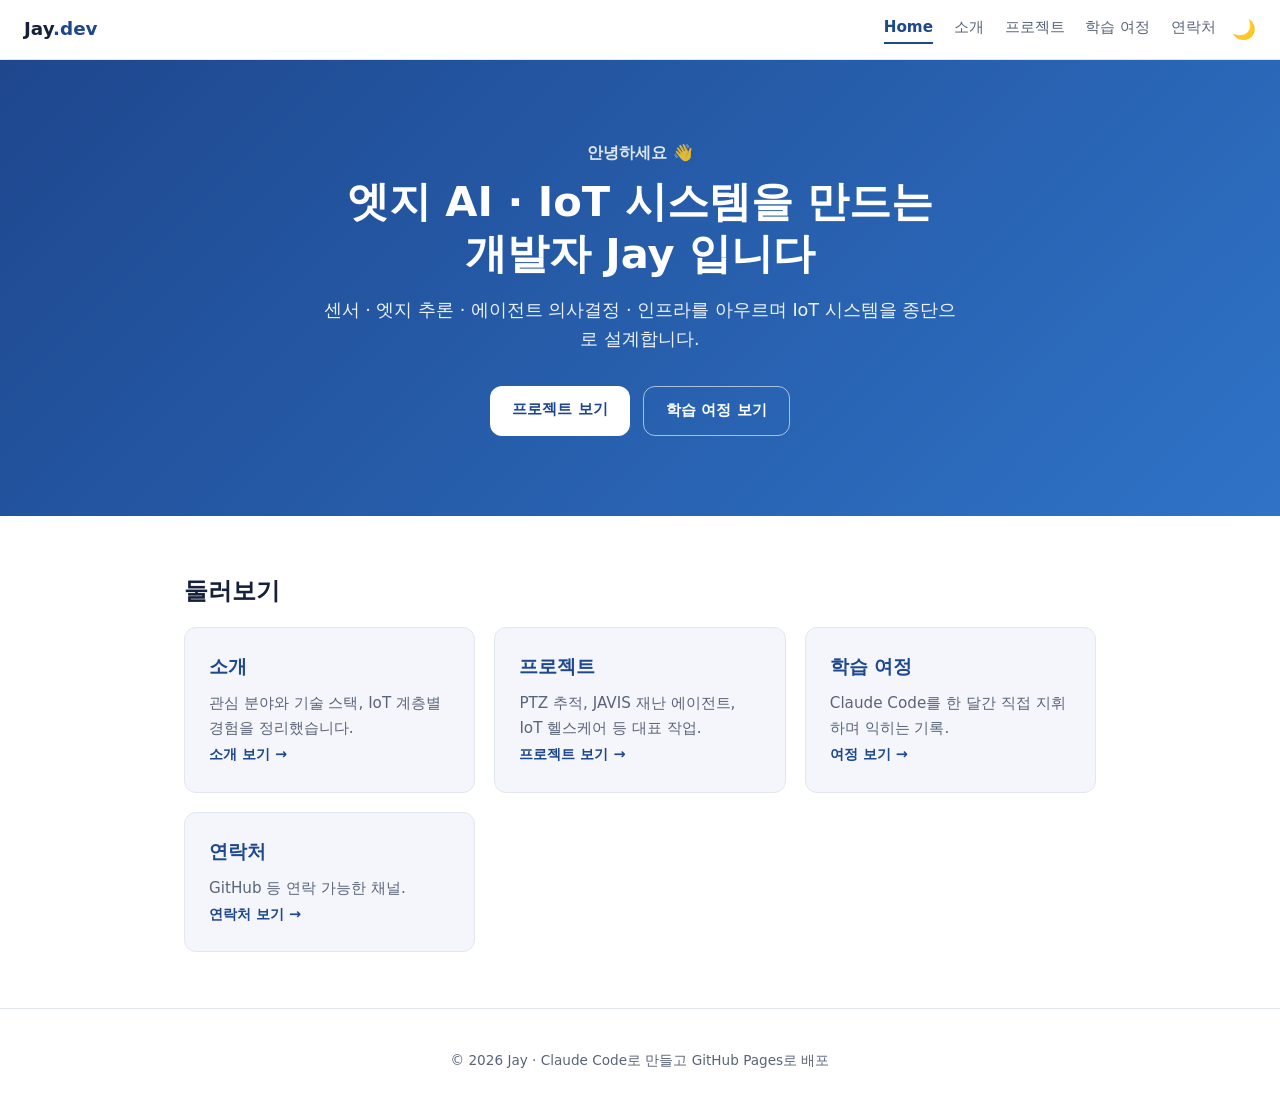
<file: docs/index.html>
<!DOCTYPE html>
<html lang="ko">
<head>
  <meta charset="UTF-8" />
  <meta name="viewport" content="width=device-width, initial-scale=1.0" />
  <title>Jay · 포트폴리오</title>
  <meta name="description" content="엣지 AI·IoT 시스템 프로젝트와 Claude Code 학습 기록을 모은 포트폴리오." />
  <link rel="stylesheet" href="style.css" />
</head>
<body>
  <header class="nav">
    <a href="index.html" class="nav__logo">Jay<span>.dev</span></a>
    <nav class="nav__links">
      <a href="index.html" class="active">Home</a>
      <a href="about.html">소개</a>
      <a href="projects.html">프로젝트</a>
      <a href="journey.html">학습 여정</a>
      <a href="contact.html">연락처</a>
    </nav>
    <button id="themeToggle" class="nav__theme" aria-label="다크모드 전환">🌙</button>
  </header>

  <!-- ===== 홈 히어로 배너 ===== -->
  <section class="banner">
    <p class="banner__hi">안녕하세요 👋</p>
    <h1 class="banner__title">엣지 AI · IoT 시스템을 만드는<br />개발자 Jay 입니다</h1>
    <p class="banner__sub">센서 · 엣지 추론 · 에이전트 의사결정 · 인프라를 아우르며 IoT 시스템을 종단으로 설계합니다.</p>
    <div class="banner__cta">
      <a href="projects.html" class="btn btn--primary">프로젝트 보기</a>
      <a href="journey.html" class="btn btn--ghost">학습 여정 보기</a>
    </div>
  </section>

  <main>
    <!-- ===== 카테고리 바로가기 ===== -->
    <section class="section">
      <h2 class="section__title">둘러보기</h2>
      <div class="highlights">
        <div class="hl">
          <h3>소개</h3>
          <p>관심 분야와 기술 스택, IoT 계층별 경험을 정리했습니다.</p>
          <a href="about.html">소개 보기 →</a>
        </div>
        <div class="hl">
          <h3>프로젝트</h3>
          <p>PTZ 추적, JAVIS 재난 에이전트, IoT 헬스케어 등 대표 작업.</p>
          <a href="projects.html">프로젝트 보기 →</a>
        </div>
        <div class="hl">
          <h3>학습 여정</h3>
          <p>Claude Code를 한 달간 직접 지휘하며 익히는 기록.</p>
          <a href="journey.html">여정 보기 →</a>
        </div>
        <div class="hl">
          <h3>연락처</h3>
          <p>GitHub 등 연락 가능한 채널.</p>
          <a href="contact.html">연락처 보기 →</a>
        </div>
      </div>
    </section>
  </main>

  <footer class="footer">
    <p>© <span id="year"></span> Jay · Claude Code로 만들고 GitHub Pages로 배포</p>
  </footer>

  <script src="script.js"></script>
</body>
</html>
</file>
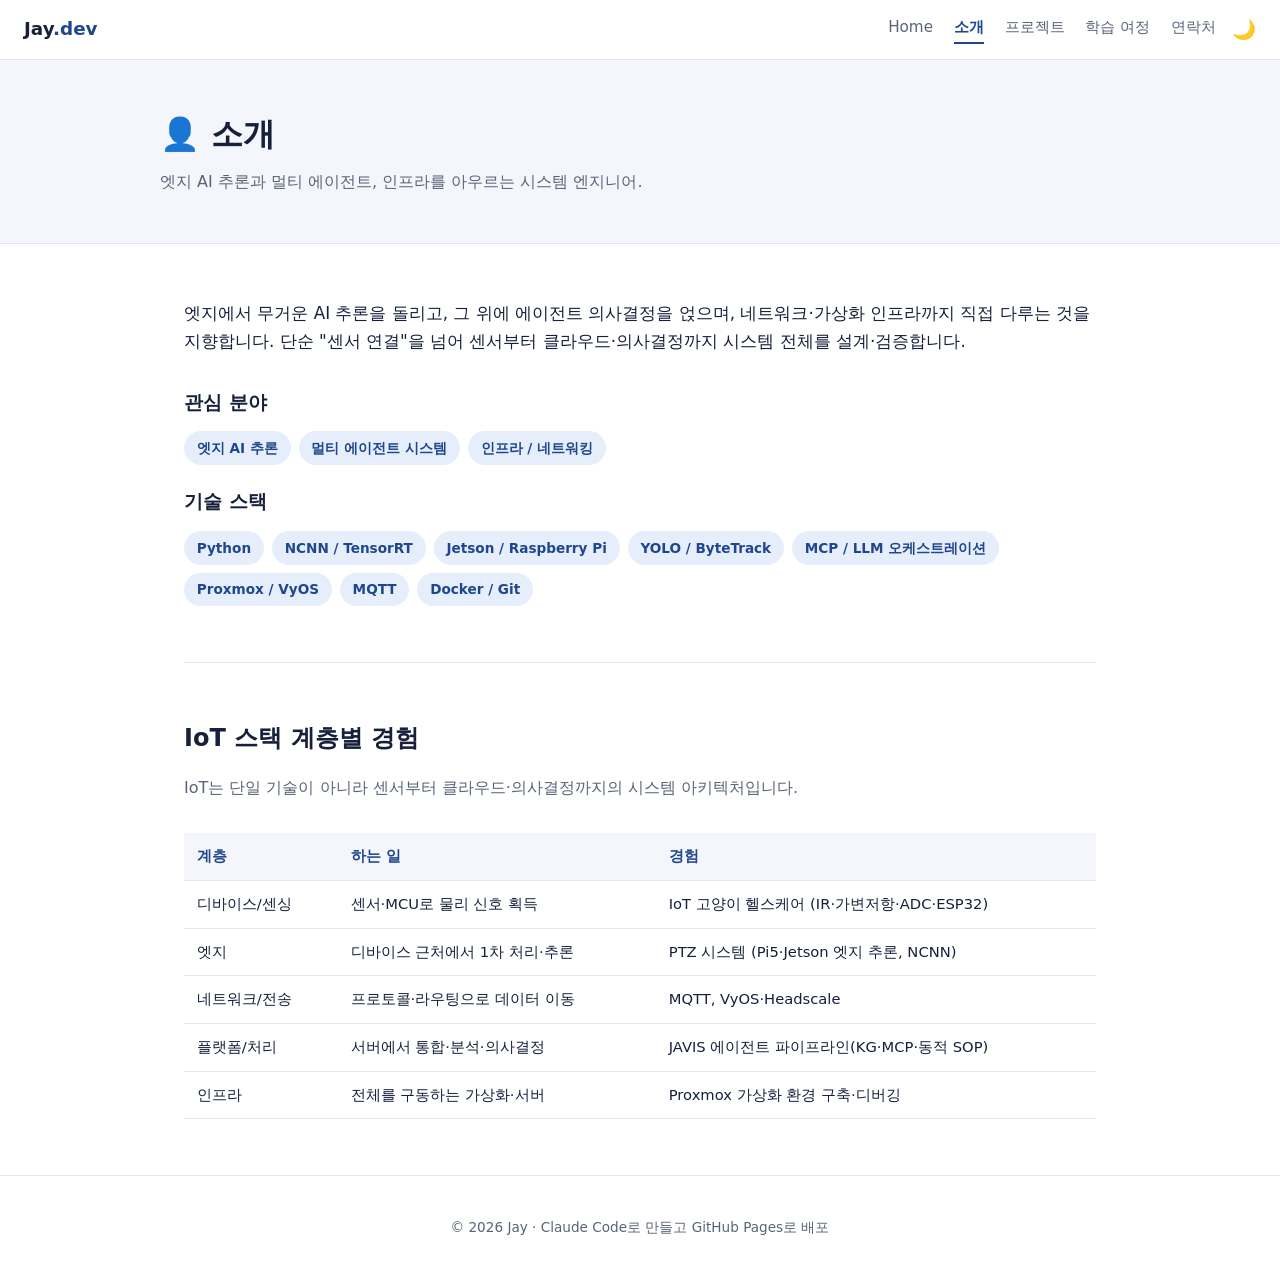
<file: docs/about.html>
<!DOCTYPE html>
<html lang="ko">
<head>
  <meta charset="UTF-8" />
  <meta name="viewport" content="width=device-width, initial-scale=1.0" />
  <title>소개 · Jay</title>
  <link rel="stylesheet" href="style.css" />
</head>
<body>
  <header class="nav">
    <a href="index.html" class="nav__logo">Jay<span>.dev</span></a>
    <nav class="nav__links">
      <a href="index.html">Home</a>
      <a href="about.html" class="active">소개</a>
      <a href="projects.html">프로젝트</a>
      <a href="journey.html">학습 여정</a>
      <a href="contact.html">연락처</a>
    </nav>
    <button id="themeToggle" class="nav__theme" aria-label="다크모드 전환">🌙</button>
  </header>

  <div class="page-hero">
    <div class="page-hero__inner">
      <h1>👤 소개</h1>
      <p>엣지 AI 추론과 멀티 에이전트, 인프라를 아우르는 시스템 엔지니어.</p>
    </div>
  </div>

  <main>
    <section class="section">
      <p class="about__bio">
        엣지에서 무거운 AI 추론을 돌리고, 그 위에 에이전트 의사결정을 얹으며,
        네트워크·가상화 인프라까지 직접 다루는 것을 지향합니다.
        단순 "센서 연결"을 넘어 센서부터 클라우드·의사결정까지 시스템 전체를 설계·검증합니다.
      </p>
      <div class="about__skills">
        <h3>관심 분야</h3>
        <ul class="tags">
          <li>엣지 AI 추론</li>
          <li>멀티 에이전트 시스템</li>
          <li>인프라 / 네트워킹</li>
        </ul>
        <h3 style="margin-top:1.4rem">기술 스택</h3>
        <ul class="tags">
          <li>Python</li>
          <li>NCNN / TensorRT</li>
          <li>Jetson / Raspberry Pi</li>
          <li>YOLO / ByteTrack</li>
          <li>MCP / LLM 오케스트레이션</li>
          <li>Proxmox / VyOS</li>
          <li>MQTT</li>
          <li>Docker / Git</li>
        </ul>
      </div>
    </section>

    <section class="section">
      <h2 class="section__title">IoT 스택 계층별 경험</h2>
      <p class="section__lead">IoT는 단일 기술이 아니라 센서부터 클라우드·의사결정까지의 시스템 아키텍처입니다.</p>
      <table class="layer-table">
        <thead>
          <tr><th>계층</th><th>하는 일</th><th>경험</th></tr>
        </thead>
        <tbody>
          <tr><td>디바이스/센싱</td><td>센서·MCU로 물리 신호 획득</td><td>IoT 고양이 헬스케어 (IR·가변저항·ADC·ESP32)</td></tr>
          <tr><td>엣지</td><td>디바이스 근처에서 1차 처리·추론</td><td>PTZ 시스템 (Pi5·Jetson 엣지 추론, NCNN)</td></tr>
          <tr><td>네트워크/전송</td><td>프로토콜·라우팅으로 데이터 이동</td><td>MQTT, VyOS·Headscale</td></tr>
          <tr><td>플랫폼/처리</td><td>서버에서 통합·분석·의사결정</td><td>JAVIS 에이전트 파이프라인(KG·MCP·동적 SOP)</td></tr>
          <tr><td>인프라</td><td>전체를 구동하는 가상화·서버</td><td>Proxmox 가상화 환경 구축·디버깅</td></tr>
        </tbody>
      </table>
    </section>
  </main>

  <footer class="footer">
    <p>© <span id="year"></span> Jay · Claude Code로 만들고 GitHub Pages로 배포</p>
  </footer>

  <script src="script.js"></script>
</body>
</html>
</file>
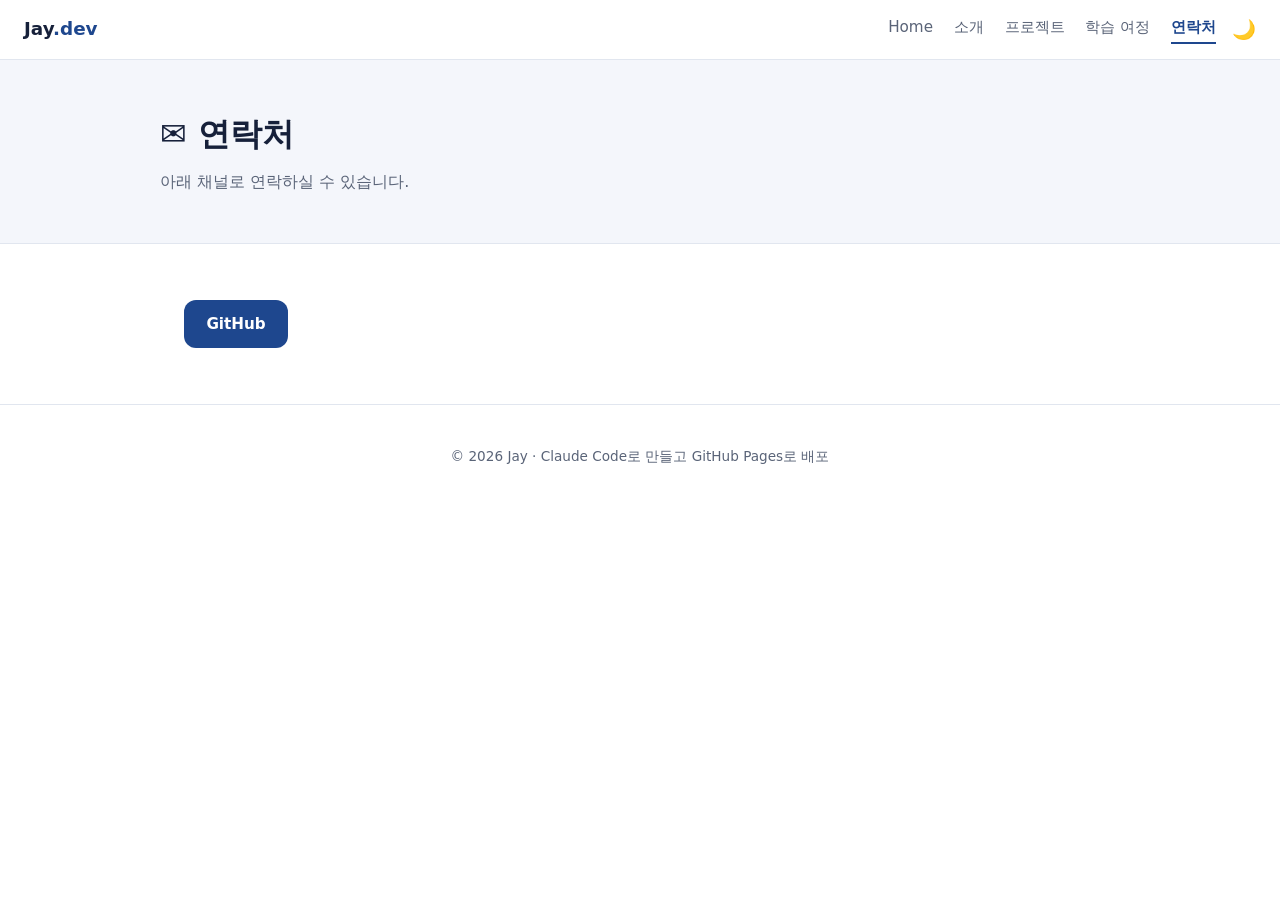
<file: docs/contact.html>
<!DOCTYPE html>
<html lang="ko">
<head>
  <meta charset="UTF-8" />
  <meta name="viewport" content="width=device-width, initial-scale=1.0" />
  <title>연락처 · Jay</title>
  <link rel="stylesheet" href="style.css" />
</head>
<body>
  <header class="nav">
    <a href="index.html" class="nav__logo">Jay<span>.dev</span></a>
    <nav class="nav__links">
      <a href="index.html">Home</a>
      <a href="about.html">소개</a>
      <a href="projects.html">프로젝트</a>
      <a href="journey.html">학습 여정</a>
      <a href="contact.html" class="active">연락처</a>
    </nav>
    <button id="themeToggle" class="nav__theme" aria-label="다크모드 전환">🌙</button>
  </header>

  <div class="page-hero">
    <div class="page-hero__inner">
      <h1>✉️ 연락처</h1>
      <p>아래 채널로 연락하실 수 있습니다.</p>
    </div>
  </div>

  <main>
    <section class="section">
      <div class="contact">
        <a class="btn btn--solid" href="https://github.com/jaehyeon-s" target="_blank" rel="noopener">GitHub</a>
        <!-- TODO: 이메일/링크드인 등을 공개하려면 아래처럼 추가하세요 -->
        <!-- <a class="btn btn--outline" href="mailto:you@example.com">Email</a> -->
      </div>
    </section>
  </main>

  <footer class="footer">
    <p>© <span id="year"></span> Jay · Claude Code로 만들고 GitHub Pages로 배포</p>
  </footer>

  <script src="script.js"></script>
</body>
</html>
</file>
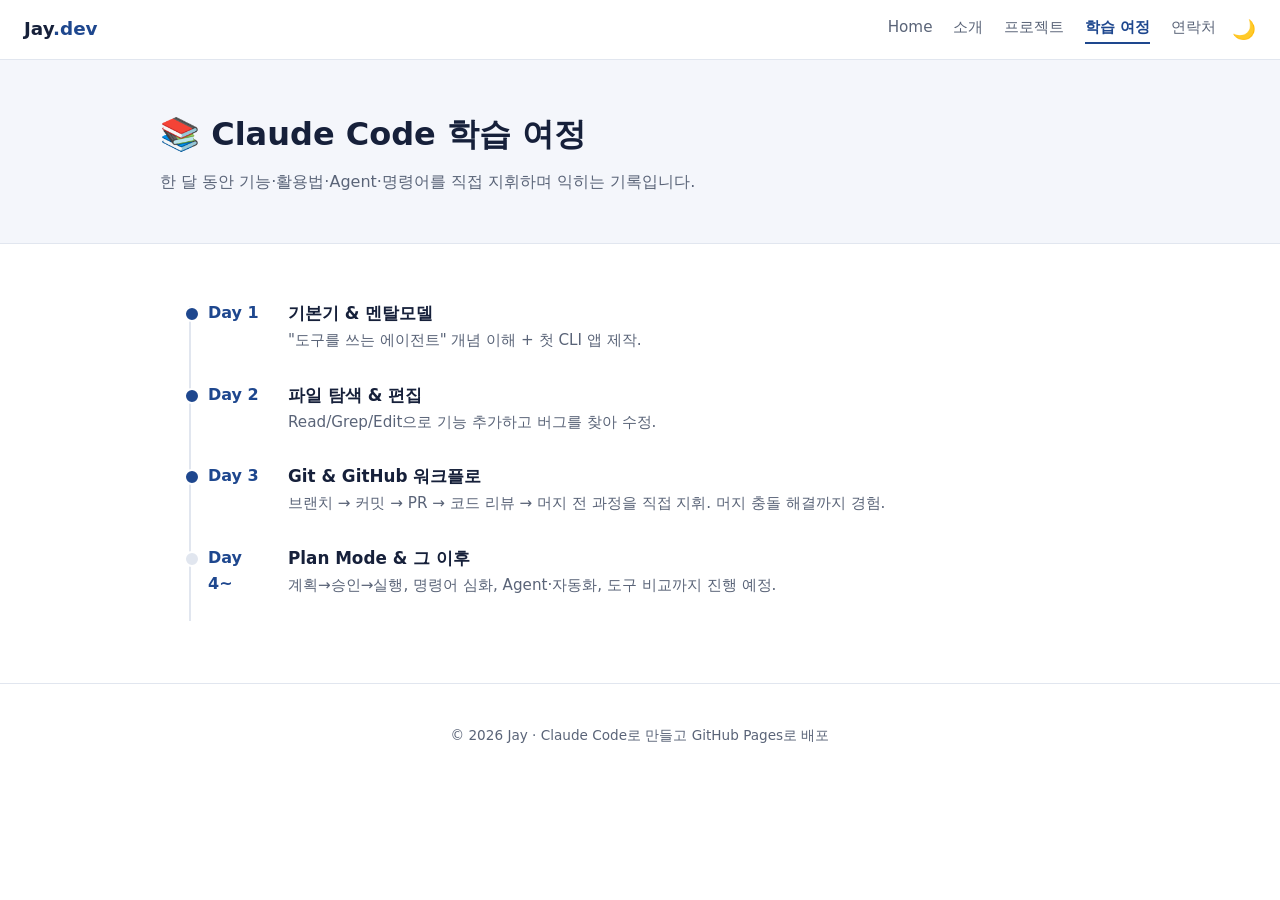
<file: docs/journey.html>
<!DOCTYPE html>
<html lang="ko">
<head>
  <meta charset="UTF-8" />
  <meta name="viewport" content="width=device-width, initial-scale=1.0" />
  <title>학습 여정 · Jay</title>
  <link rel="stylesheet" href="style.css" />
</head>
<body>
  <header class="nav">
    <a href="index.html" class="nav__logo">Jay<span>.dev</span></a>
    <nav class="nav__links">
      <a href="index.html">Home</a>
      <a href="about.html">소개</a>
      <a href="projects.html">프로젝트</a>
      <a href="journey.html" class="active">학습 여정</a>
      <a href="contact.html">연락처</a>
    </nav>
    <button id="themeToggle" class="nav__theme" aria-label="다크모드 전환">🌙</button>
  </header>

  <div class="page-hero">
    <div class="page-hero__inner">
      <h1>📚 Claude Code 학습 여정</h1>
      <p>한 달 동안 기능·활용법·Agent·명령어를 직접 지휘하며 익히는 기록입니다.</p>
    </div>
  </div>

  <main>
    <section class="section">
      <ol class="timeline">
        <li class="timeline__item timeline__item--done">
          <span class="timeline__day">Day 1</span>
          <div>
            <h3>기본기 & 멘탈모델</h3>
            <p>"도구를 쓰는 에이전트" 개념 이해 + 첫 CLI 앱 제작.</p>
          </div>
        </li>
        <li class="timeline__item timeline__item--done">
          <span class="timeline__day">Day 2</span>
          <div>
            <h3>파일 탐색 & 편집</h3>
            <p>Read/Grep/Edit으로 기능 추가하고 버그를 찾아 수정.</p>
          </div>
        </li>
        <li class="timeline__item timeline__item--done">
          <span class="timeline__day">Day 3</span>
          <div>
            <h3>Git & GitHub 워크플로</h3>
            <p>브랜치 → 커밋 → PR → 코드 리뷰 → 머지 전 과정을 직접 지휘. 머지 충돌 해결까지 경험.</p>
          </div>
        </li>
        <li class="timeline__item">
          <span class="timeline__day">Day 4~</span>
          <div>
            <h3>Plan Mode & 그 이후</h3>
            <p>계획→승인→실행, 명령어 심화, Agent·자동화, 도구 비교까지 진행 예정.</p>
          </div>
        </li>
      </ol>
    </section>
  </main>

  <footer class="footer">
    <p>© <span id="year"></span> Jay · Claude Code로 만들고 GitHub Pages로 배포</p>
  </footer>

  <script src="script.js"></script>
</body>
</html>
</file>
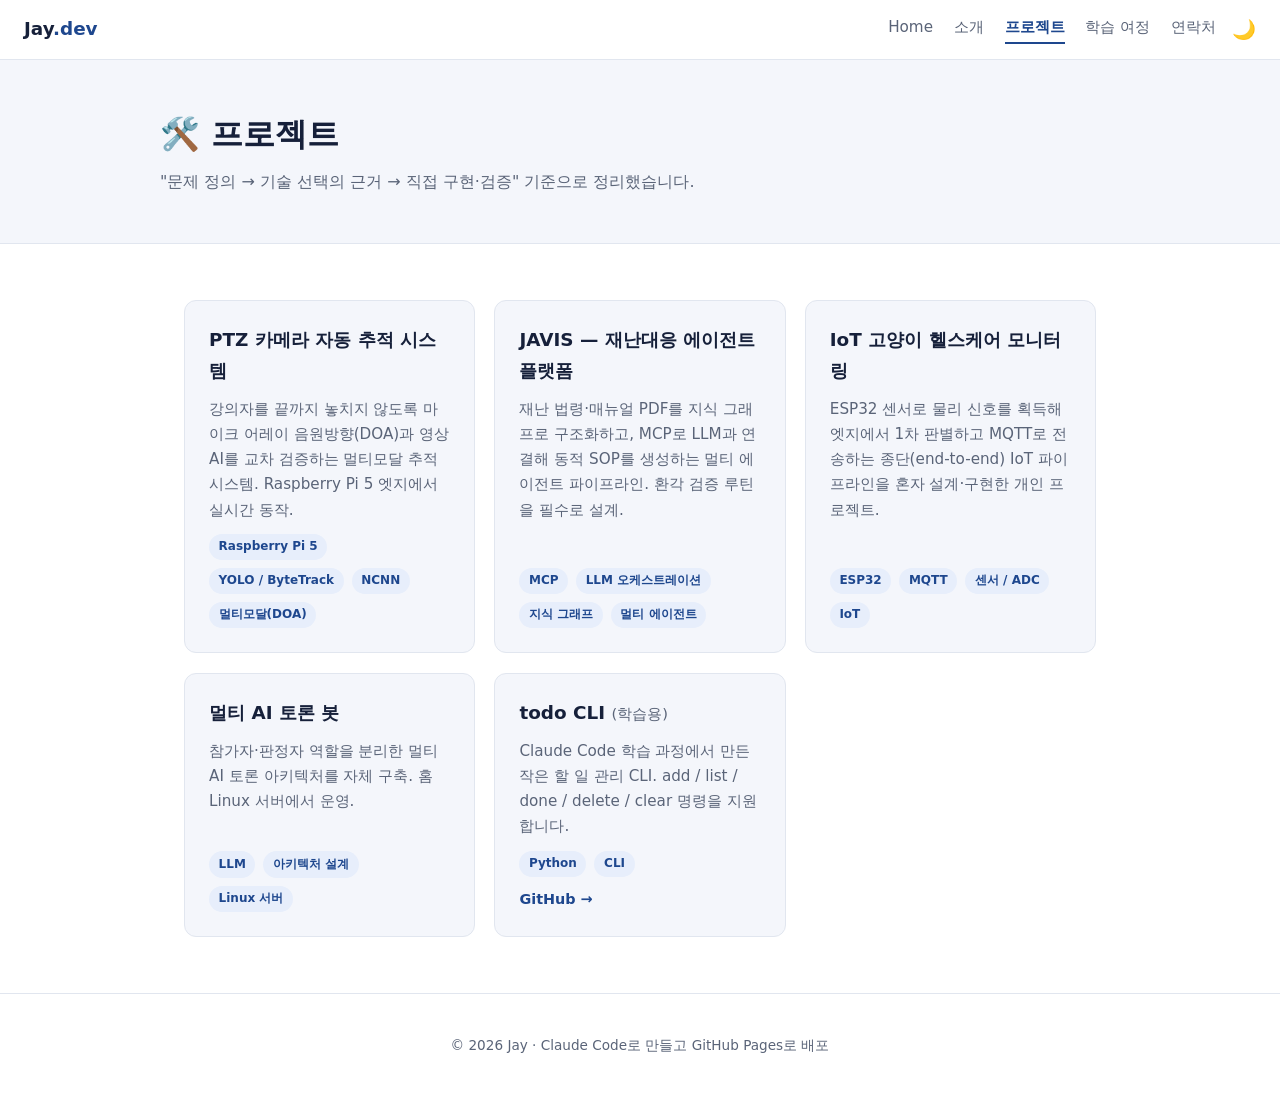
<file: docs/projects.html>
<!DOCTYPE html>
<html lang="ko">
<head>
  <meta charset="UTF-8" />
  <meta name="viewport" content="width=device-width, initial-scale=1.0" />
  <title>프로젝트 · Jay</title>
  <link rel="stylesheet" href="style.css" />
</head>
<body>
  <header class="nav">
    <a href="index.html" class="nav__logo">Jay<span>.dev</span></a>
    <nav class="nav__links">
      <a href="index.html">Home</a>
      <a href="about.html">소개</a>
      <a href="projects.html" class="active">프로젝트</a>
      <a href="journey.html">학습 여정</a>
      <a href="contact.html">연락처</a>
    </nav>
    <button id="themeToggle" class="nav__theme" aria-label="다크모드 전환">🌙</button>
  </header>

  <div class="page-hero">
    <div class="page-hero__inner">
      <h1>🛠️ 프로젝트</h1>
      <p>"문제 정의 → 기술 선택의 근거 → 직접 구현·검증" 기준으로 정리했습니다.</p>
    </div>
  </div>

  <main>
    <section class="section">
      <div class="cards">
        <article class="card">
          <h3 class="card__title">PTZ 카메라 자동 추적 시스템</h3>
          <p class="card__desc">
            강의자를 끝까지 놓치지 않도록 마이크 어레이 음원방향(DOA)과 영상 AI를
            교차 검증하는 멀티모달 추적 시스템. Raspberry Pi 5 엣지에서 실시간 동작.
          </p>
          <ul class="tags tags--sm">
            <li>Raspberry Pi 5</li>
            <li>YOLO / ByteTrack</li>
            <li>NCNN</li>
            <li>멀티모달(DOA)</li>
          </ul>
        </article>

        <article class="card">
          <h3 class="card__title">JAVIS — 재난대응 에이전트 플랫폼</h3>
          <p class="card__desc">
            재난 법령·매뉴얼 PDF를 지식 그래프로 구조화하고, MCP로 LLM과 연결해
            동적 SOP를 생성하는 멀티 에이전트 파이프라인. 환각 검증 루틴을 필수로 설계.
          </p>
          <ul class="tags tags--sm">
            <li>MCP</li>
            <li>LLM 오케스트레이션</li>
            <li>지식 그래프</li>
            <li>멀티 에이전트</li>
          </ul>
        </article>

        <article class="card">
          <h3 class="card__title">IoT 고양이 헬스케어 모니터링</h3>
          <p class="card__desc">
            ESP32 센서로 물리 신호를 획득해 엣지에서 1차 판별하고 MQTT로 전송하는
            종단(end-to-end) IoT 파이프라인을 혼자 설계·구현한 개인 프로젝트.
          </p>
          <ul class="tags tags--sm">
            <li>ESP32</li>
            <li>MQTT</li>
            <li>센서 / ADC</li>
            <li>IoT</li>
          </ul>
        </article>

        <article class="card">
          <h3 class="card__title">멀티 AI 토론 봇</h3>
          <p class="card__desc">
            참가자·판정자 역할을 분리한 멀티 AI 토론 아키텍처를 자체 구축.
            홈 Linux 서버에서 운영.
          </p>
          <ul class="tags tags--sm">
            <li>LLM</li>
            <li>아키텍처 설계</li>
            <li>Linux 서버</li>
          </ul>
        </article>

        <article class="card">
          <h3 class="card__title">todo CLI <span style="font-weight:400;font-size:.8em;color:var(--muted)">(학습용)</span></h3>
          <p class="card__desc">
            Claude Code 학습 과정에서 만든 작은 할 일 관리 CLI.
            add / list / done / delete / clear 명령을 지원합니다.
          </p>
          <ul class="tags tags--sm">
            <li>Python</li>
            <li>CLI</li>
          </ul>
          <a class="card__link" href="https://github.com/jaehyeon-s/Claude_Code_Study" target="_blank" rel="noopener">GitHub →</a>
        </article>
      </div>
    </section>
  </main>

  <footer class="footer">
    <p>© <span id="year"></span> Jay · Claude Code로 만들고 GitHub Pages로 배포</p>
  </footer>

  <script src="script.js"></script>
</body>
</html>
</file>
<file: docs/style.css>
/* ===== 디자인 토큰 (색·간격을 변수로 관리) ===== */
:root {
  --bg: #ffffff;
  --surface: #f4f6fb;
  --text: #16203a;
  --muted: #5a6478;
  --accent: #1e478e;        /* 학술적인 딥블루 */
  --accent-2: #2f73c7;
  --accent-soft: #e7eefb;
  --border: #e1e6ef;
  --radius: 12px;
  --maxw: 960px;
}
/* 다크모드 */
html[data-theme="dark"] {
  --bg: #0e131f;
  --surface: #161d2d;
  --text: #e7ebf3;
  --muted: #97a1b5;
  --accent: #6ea8fe;
  --accent-2: #93c0ff;
  --accent-soft: #14233d;
  --border: #243049;
}

* { box-sizing: border-box; margin: 0; padding: 0; }

body {
  font-family: system-ui, -apple-system, "Segoe UI", Roboto, "Apple SD Gothic Neo", sans-serif;
  background: var(--bg);
  color: var(--text);
  line-height: 1.65;
  transition: background 0.3s, color 0.3s;
}

a { color: inherit; }

/* ===== 네비게이션 (모든 페이지 공유) ===== */
.nav {
  position: sticky;
  top: 0;
  z-index: 10;
  display: flex;
  align-items: center;
  gap: 1rem;
  padding: 0.9rem 1.5rem;
  background: color-mix(in srgb, var(--bg) 88%, transparent);
  backdrop-filter: blur(8px);
  border-bottom: 1px solid var(--border);
}
.nav__logo { font-weight: 800; font-size: 1.15rem; text-decoration: none; color: var(--text); }
.nav__logo span { color: var(--accent); }
.nav__links { display: flex; gap: 1.3rem; margin-left: auto; flex-wrap: wrap; }
.nav__links a { text-decoration: none; color: var(--muted); font-size: 0.95rem; padding-bottom: 2px; border-bottom: 2px solid transparent; }
.nav__links a:hover { color: var(--accent); }
.nav__links a.active { color: var(--accent); border-bottom-color: var(--accent); font-weight: 600; }
.nav__theme { background: none; border: none; font-size: 1.2rem; cursor: pointer; }

/* ===== 홈 히어로 배너 ===== */
.banner {
  background: linear-gradient(135deg, var(--accent), var(--accent-2));
  color: #fff;
  padding: 5rem 1.5rem;
  text-align: center;
}
.banner__hi { opacity: 0.85; font-weight: 600; }
.banner__title { font-size: 2.6rem; line-height: 1.25; margin: 0.6rem 0 1rem; }
.banner__sub { opacity: 0.92; font-size: 1.1rem; max-width: 640px; margin: 0 auto 2rem; }
.banner__cta { display: flex; gap: 0.8rem; justify-content: center; flex-wrap: wrap; }

/* ===== 내부 페이지 헤더 ===== */
.page-hero { background: var(--surface); border-bottom: 1px solid var(--border); padding: 3rem 1.5rem; }
.page-hero__inner { max-width: var(--maxw); margin: 0 auto; }
.page-hero h1 { font-size: 2rem; }
.page-hero p { color: var(--muted); margin-top: 0.5rem; }

/* ===== 공통 레이아웃 ===== */
main { max-width: var(--maxw); margin: 0 auto; padding: 0 1.5rem; }
.section { padding: 3.5rem 0; }
.section + .section { border-top: 1px solid var(--border); }
.section__title { font-size: 1.5rem; margin-bottom: 1rem; }
.section__lead { color: var(--muted); margin-bottom: 2rem; }

/* ===== 버튼 ===== */
.btn { display: inline-block; padding: 0.7rem 1.4rem; border-radius: var(--radius); text-decoration: none; font-weight: 600; font-size: 0.95rem; transition: transform 0.15s, opacity 0.15s; }
.btn:hover { transform: translateY(-2px); }
.btn--primary { background: #fff; color: var(--accent); }
.btn--ghost { background: transparent; color: #fff; border: 1px solid rgba(255,255,255,0.6); }
.btn--solid { background: var(--accent); color: #fff; }
.btn--outline { background: var(--surface); color: var(--text); border: 1px solid var(--border); }

/* ===== 홈: 하이라이트 카드 ===== */
.highlights { display: grid; grid-template-columns: repeat(auto-fit, minmax(220px, 1fr)); gap: 1.2rem; }
.hl { background: var(--surface); border: 1px solid var(--border); border-radius: var(--radius); padding: 1.5rem; }
.hl h3 { color: var(--accent); margin-bottom: 0.5rem; }
.hl p { color: var(--muted); font-size: 0.95rem; }
.hl a { color: var(--accent); text-decoration: none; font-weight: 600; font-size: 0.9rem; }

/* ===== 소개 ===== */
.about__bio { font-size: 1.05rem; margin-bottom: 2rem; }
.about__skills h3 { margin-bottom: 0.8rem; }
.tags { list-style: none; display: flex; flex-wrap: wrap; gap: 0.5rem; }
.tags li { background: var(--accent-soft); color: var(--accent); padding: 0.35rem 0.8rem; border-radius: 999px; font-size: 0.85rem; font-weight: 600; }
.tags--sm li { font-size: 0.75rem; padding: 0.2rem 0.6rem; }

/* IoT 계층 매핑 테이블 */
.layer-table { width: 100%; border-collapse: collapse; margin-top: 1.5rem; font-size: 0.92rem; }
.layer-table th, .layer-table td { text-align: left; padding: 0.7rem 0.8rem; border-bottom: 1px solid var(--border); }
.layer-table th { background: var(--surface); color: var(--accent); }

/* ===== 프로젝트 카드 ===== */
.cards { display: grid; grid-template-columns: repeat(auto-fit, minmax(260px, 1fr)); gap: 1.2rem; }
.card { background: var(--surface); border: 1px solid var(--border); border-radius: var(--radius); padding: 1.5rem; display: flex; flex-direction: column; gap: 0.7rem; }
.card__title { font-size: 1.15rem; }
.card__desc { color: var(--muted); font-size: 0.95rem; flex: 1; }
.card__link { color: var(--accent); text-decoration: none; font-weight: 600; font-size: 0.9rem; margin-top: auto; }

/* ===== 학습 여정 타임라인 ===== */
.timeline { list-style: none; position: relative; padding-left: 1.5rem; }
.timeline::before { content: ""; position: absolute; left: 5px; top: 6px; bottom: 6px; width: 2px; background: var(--border); }
.timeline__item { position: relative; display: flex; gap: 1rem; padding-bottom: 1.8rem; }
.timeline__item::before { content: ""; position: absolute; left: -1.5rem; top: 6px; width: 12px; height: 12px; border-radius: 50%; background: var(--border); border: 2px solid var(--bg); }
.timeline__item--done::before { background: var(--accent); }
.timeline__day { flex-shrink: 0; width: 64px; font-weight: 700; color: var(--accent); }
.timeline__item h3 { font-size: 1.05rem; }
.timeline__item p { color: var(--muted); font-size: 0.95rem; }

/* ===== 연락처 ===== */
.contact { display: flex; gap: 0.8rem; flex-wrap: wrap; }

/* ===== 푸터 ===== */
.footer { text-align: center; padding: 2.5rem 1.5rem; color: var(--muted); font-size: 0.85rem; border-top: 1px solid var(--border); }

/* ===== 반응형 ===== */
@media (max-width: 600px) {
  .nav__links { gap: 0.9rem; }
  .nav__logo { font-size: 1rem; }
  .banner__title { font-size: 2rem; }
  .page-hero h1 { font-size: 1.6rem; }
}
</file>
